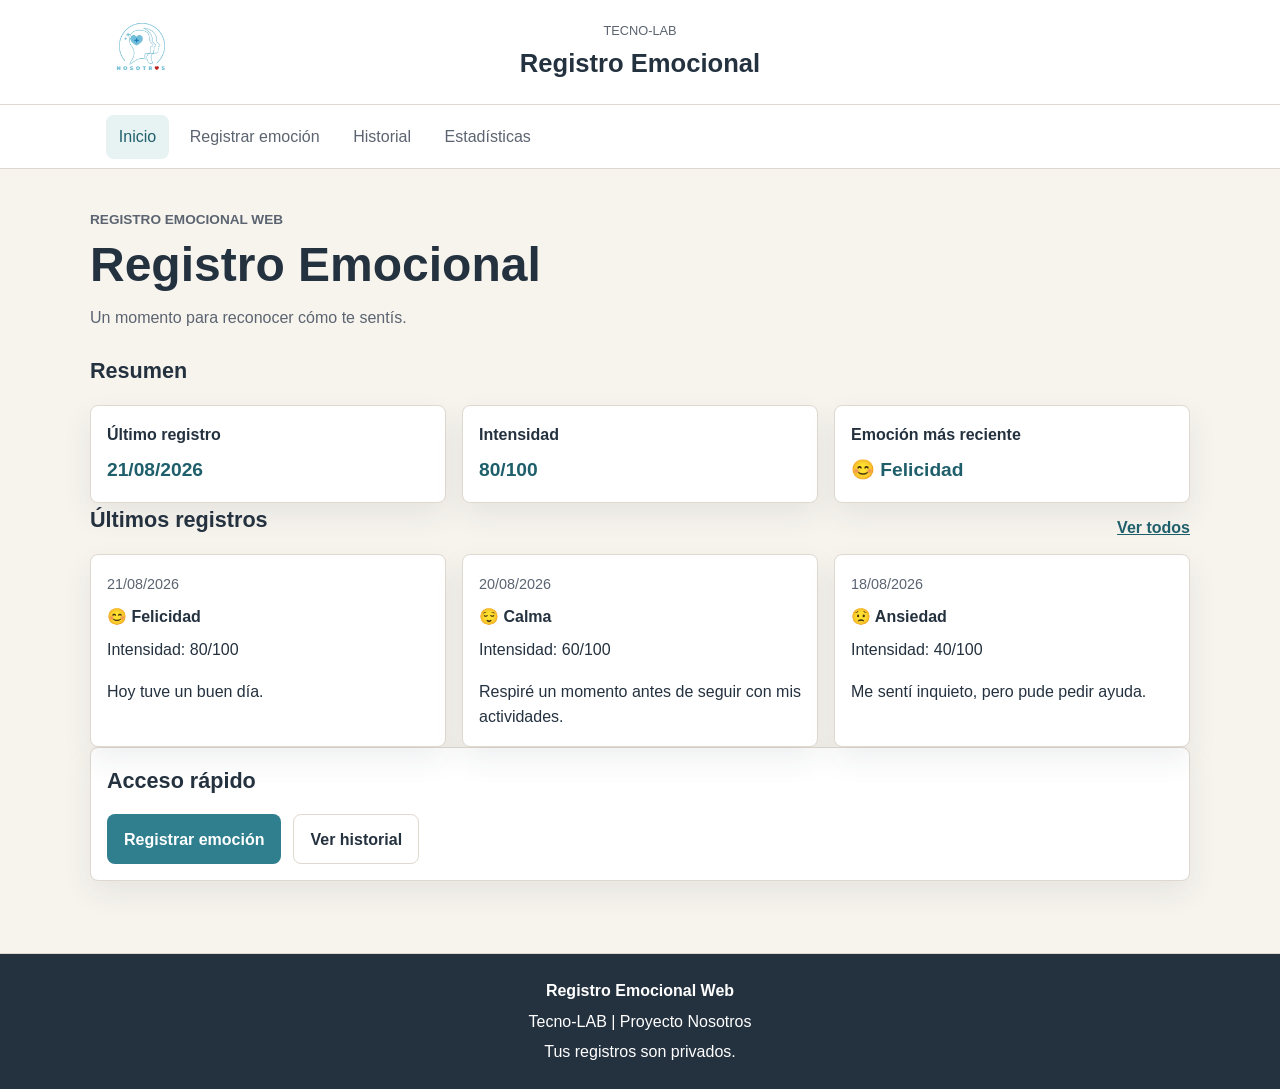
<file: index.html>
<!DOCTYPE html>
<html lang="es">
<head>
    <meta charset="UTF-8">
    <meta name="viewport" content="width=device-width, initial-scale=1.0">
    <meta name="description" content="Registro Emocional Web - Proyecto educativo del Tecno-LAB">
    <title>Registro Emocional | Inicio</title>
    <link rel="stylesheet" href="css/style.css">
    <link rel="icon" href="assets/favicon.ico" type="image/x-icon">
</head>
<body>
    <a class="skip-link" href="#contenido">Saltar al contenido</a>

    <header class="encabezado">
        <section class="encabezado-contenido" aria-label="Identidad del proyecto">
            <a href="./index.html">
                <img class="logo logo-proyecto" src="./assets/logo-nosotros.jpeg" alt="Logo del proyecto Nosotros">
            </a>

            <div class="marca">
                <p class="marca-subtitulo">Tecno-LAB</p>
                <p class="marca-titulo">Registro Emocional</p>
            </div>

        </section>
    </header>

    <nav class="navegacion-principal" aria-label="Navegación principal">
        <ul class="nav-lista">
            <li><a class="nav-link active" href="./index.html">Inicio</a></li>
            <li><a class="nav-link" href="./pages/registrar-emocion.html">Registrar emoción</a></li>
            <li><a class="nav-link" href="./pages/historial.html">Historial</a></li>
            <li><a class="nav-link" href="./pages/estadisticas.html">Estadísticas</a></li>
        </ul>
    </nav>

    <main id="contenido" class="contenedor">
        <section class="hero" aria-labelledby="titulo-inicio">
            <p class="etiqueta">Registro Emocional Web</p>
            <h1 id="titulo-inicio">Registro Emocional</h1>
            <p>Un momento para reconocer cómo te sentís.</p>
        </section>

        <section aria-labelledby="titulo-resumen">
            <h2 id="titulo-resumen">Resumen</h2>

            <div class="tarjetas-resumen">
                <article class="card">
                    <h3>Último registro</h3>
                    <p id="resumen-ultimo">Sin registros todavía</p>
                </article>

                <article class="card">
                    <h3>Intensidad</h3>
                    <p id="resumen-intensidad">-</p>
                </article>

                <article class="card">
                    <h3>Emoción más reciente</h3>
                    <p id="resumen-emocion">-</p>
                </article>
            </div>
        </section>

        <section aria-labelledby="titulo-ultimos">
            <div class="seccion-encabezado">
                <h2 id="titulo-ultimos">Últimos registros</h2>
                <a class="link-simple" href="pages/historial.html">Ver todos</a>
            </div>

            <div id="ultimos-registros" class="lista-registros">
                <article class="registro">
                    <time datetime="2026-08-21">21/08/2026</time>
                    <h3>😊 Felicidad</h3>
                    <p>Intensidad: 80/100</p>
                    <p>Hoy tuve un buen día.</p>
                </article>
            </div>
        </section>

        <section class="acciones-rapidas" aria-labelledby="titulo-acciones">
            <h2 id="titulo-acciones">Acceso rápido</h2>
            <div class="grupo-botones">
                <a class="boton boton-principal" href="pages/registrar-emocion.html">Registrar emoción</a>
                <a class="boton boton-secundario" href="pages/historial.html">Ver historial</a>
            </div>
        </section>
    </main>

    <footer class="pie">
        <p><strong>Registro Emocional Web</strong></p>
        <p>Tecno-LAB | Proyecto Nosotros</p>
        <p>Tus registros son privados.</p>
    </footer>

    <script src="js/script.js"></script>
</body>
</html>
</file>
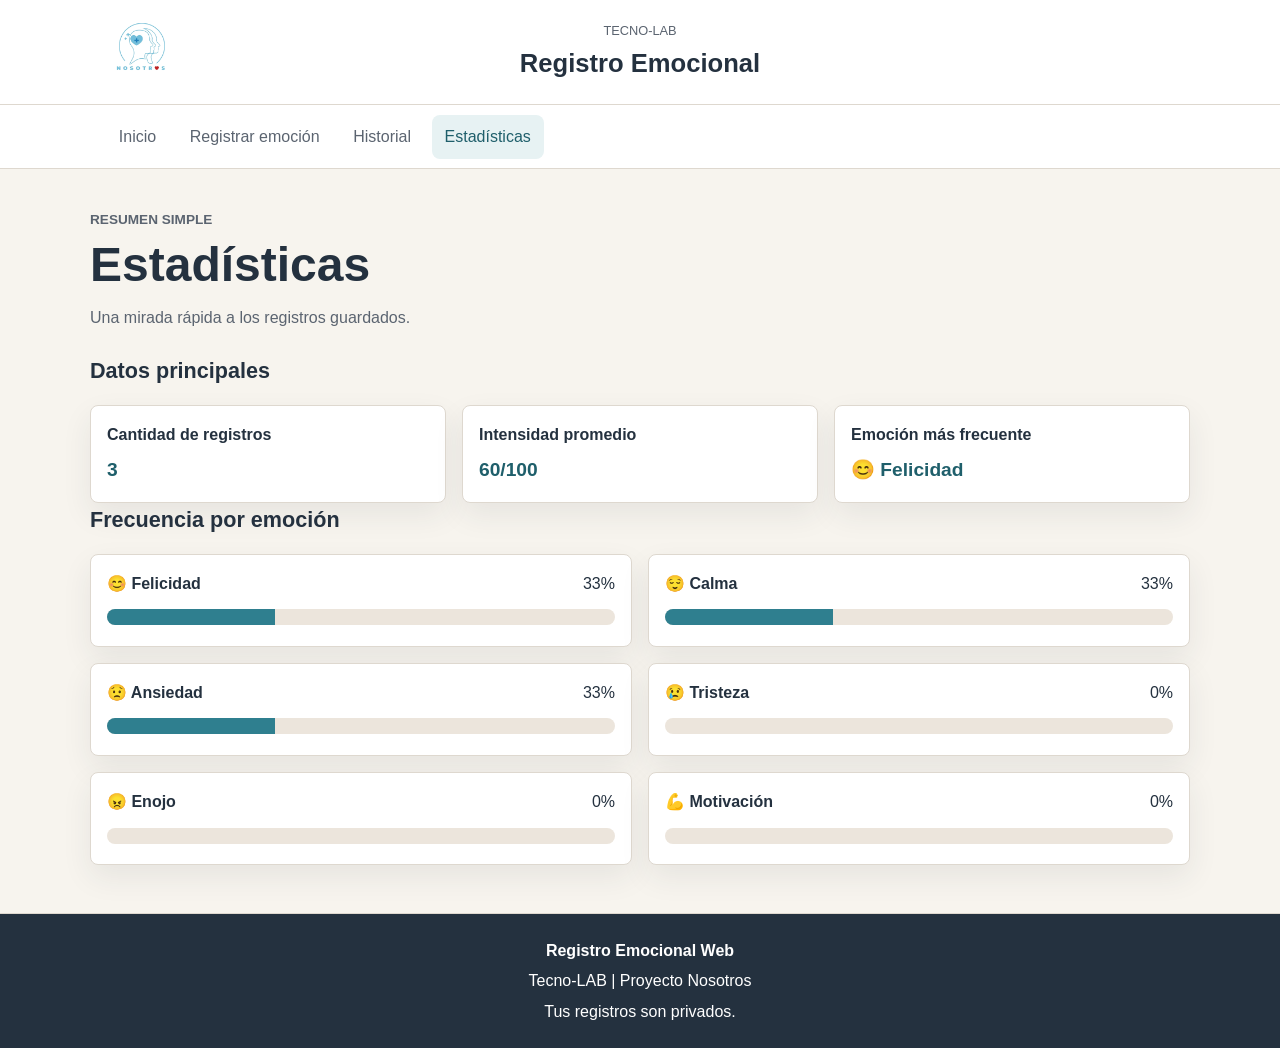
<file: pages/estadisticas.html>
<!DOCTYPE html>
<html lang="es">
<head>
    <meta charset="UTF-8">
    <meta name="viewport" content="width=device-width, initial-scale=1.0">
    <meta name="description" content="Registro Emocional Web - Proyecto educativo del Tecno-LAB">
    <title>Registro Emocional | Estadísticas</title>
    <link rel="stylesheet" href="../css/style.css">
    <link rel="icon" href="../assets/favicon.ico" type="image/x-icon">
</head>
<body>
    <a class="skip-link" href="#contenido">Saltar al contenido</a>

    <header class="encabezado">
        <section class="encabezado-contenido" aria-label="Identidad del proyecto">
            <a href="../index.html">
                <img class="logo logo-proyecto" src="../assets/logo-nosotros.jpeg" alt="Logo del proyecto Nosotros">
            </a>

            <div class="marca">
                <p class="marca-subtitulo">Tecno-LAB</p>
                <p class="marca-titulo">Registro Emocional</p>
            </div>

            
        </section>
    </header>

    <nav class="navegacion-principal" aria-label="Navegación principal">
        <ul class="nav-lista">
            <li><a class="nav-link" href="../index.html">Inicio</a></li>
            <li><a class="nav-link" href="registrar-emocion.html">Registrar emoción</a></li>
            <li><a class="nav-link" href="historial.html">Historial</a></li>
            <li><a class="nav-link active" href="estadisticas.html">Estadísticas</a></li>
        </ul>
    </nav>

    <main id="contenido" class="contenedor">
        <section class="encabezado-pagina" aria-labelledby="titulo-estadisticas">
            <p class="etiqueta">Resumen simple</p>
            <h1 id="titulo-estadisticas">Estadísticas</h1>
            <p>Una mirada rápida a los registros guardados.</p>
        </section>

        <section aria-labelledby="titulo-numeros">
            <h2 id="titulo-numeros">Datos principales</h2>

            <div class="tarjetas-resumen">
                <article class="card">
                    <h3>Cantidad de registros</h3>
                    <p id="cantidad-registros">0</p>
                </article>

                <article class="card">
                    <h3>Intensidad promedio</h3>
                    <p id="intensidad-promedio">0/100</p>
                </article>

                <article class="card">
                    <h3>Emoción más frecuente</h3>
                    <p id="emocion-frecuente">-</p>
                </article>
            </div>
        </section>

        <section aria-labelledby="titulo-barras">
            <h2 id="titulo-barras">Frecuencia por emoción</h2>

            <div id="barras-emociones" class="barras-emociones">
                <article class="barra-emocion">
                    <header>
                        <h3>Felicidad</h3>
                        <span>80%</span>
                    </header>
                    <progress value="80" max="100">80%</progress>
                </article>

                <article class="barra-emocion">
                    <header>
                        <h3>Calma</h3>
                        <span>60%</span>
                    </header>
                    <progress value="60" max="100">60%</progress>
                </article>

                <article class="barra-emocion">
                    <header>
                        <h3>Ansiedad</h3>
                        <span>40%</span>
                    </header>
                    <progress value="40" max="100">40%</progress>
                </article>
            </div>
        </section>
    </main>

    <footer class="pie">
        <p><strong>Registro Emocional Web</strong></p>
        <p>Tecno-LAB | Proyecto Nosotros</p>
        <p>Tus registros son privados.</p>
    </footer>

    <script src="../js/script.js"></script>
</body>
</html>
</file>
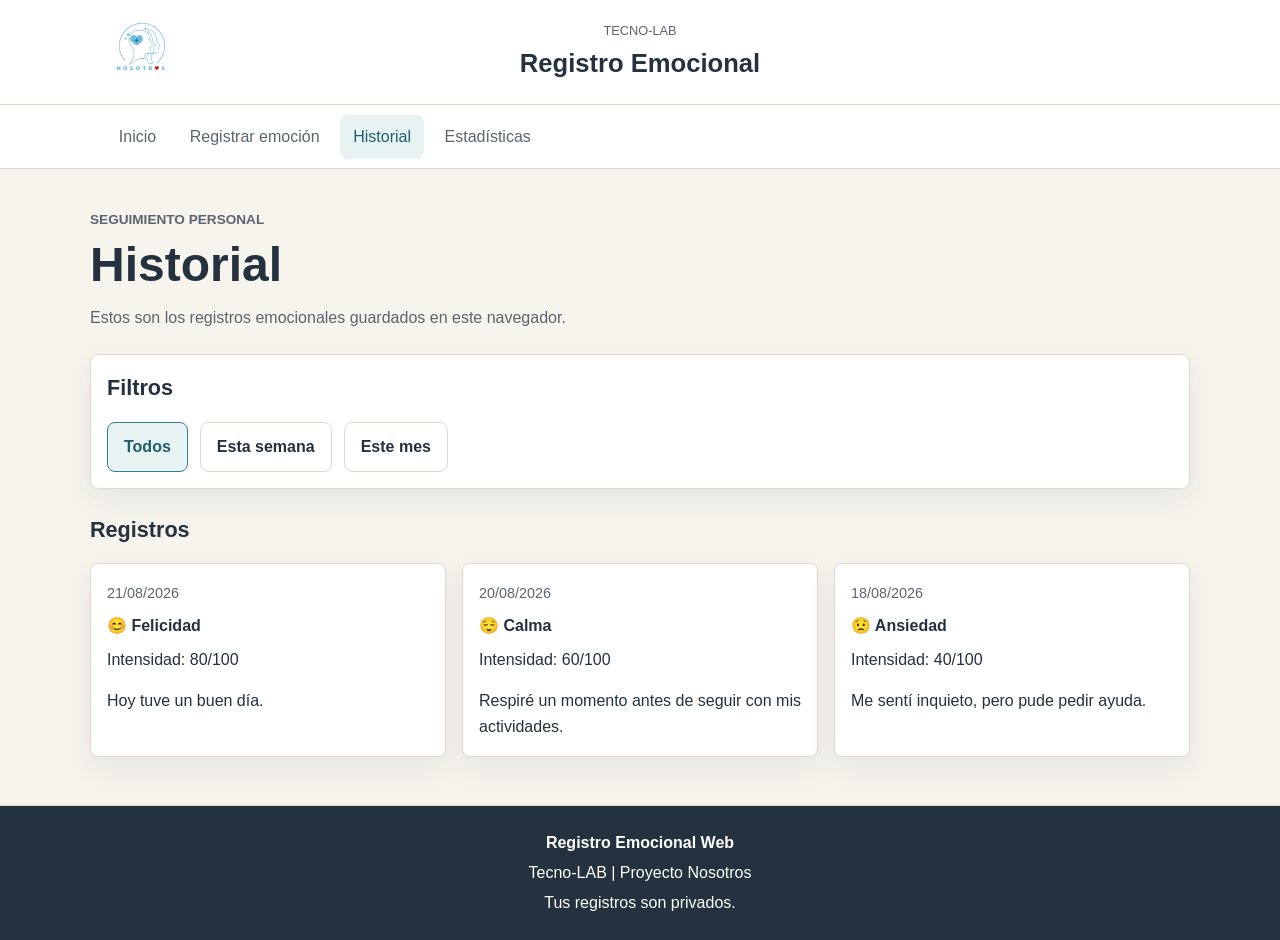
<file: pages/historial.html>
<!DOCTYPE html>
<html lang="es">
<head>
    <meta charset="UTF-8">
    <meta name="viewport" content="width=device-width, initial-scale=1.0">
    <meta name="description" content="Registro Emocional Web - Proyecto educativo del Tecno-LAB">
    <title>Registro Emocional | Historial</title>
    <link rel="stylesheet" href="../css/style.css">
    <link rel="icon" href="../assets/favicon.ico" type="image/x-icon">
</head>
<body>
    <a class="skip-link" href="#contenido">Saltar al contenido</a>

    <header class="encabezado">
        <section class="encabezado-contenido" aria-label="Identidad del proyecto">
            <a href="../index.html">
                <img class="logo logo-proyecto" src="../assets/logo-nosotros.jpeg" alt="Logo del proyecto Nosotros">
            </a>

            <div class="marca">
                <p class="marca-subtitulo">Tecno-LAB</p>
                <p class="marca-titulo">Registro Emocional</p>
            </div>

        </section>
    </header>

    <nav class="navegacion-principal" aria-label="Navegación principal">
        <ul class="nav-lista">
            <li><a class="nav-link" href="../index.html">Inicio</a></li>
            <li><a class="nav-link" href="registrar-emocion.html">Registrar emoción</a></li>
            <li><a class="nav-link active" href="historial.html">Historial</a></li>
            <li><a class="nav-link" href="estadisticas.html">Estadísticas</a></li>
        </ul>
    </nav>

    <main id="contenido" class="contenedor">
        <section class="encabezado-pagina" aria-labelledby="titulo-historial">
            <p class="etiqueta">Seguimiento personal</p>
            <h1 id="titulo-historial">Historial</h1>
            <p>Estos son los registros emocionales guardados en este navegador.</p>
        </section>

        <section class="panel-filtros" aria-labelledby="titulo-filtros">
            <h2 id="titulo-filtros">Filtros</h2>
            <div class="grupo-filtros" role="group" aria-label="Filtrar registros">
                <button class="filtro active" type="button" data-filtro="todos">Todos</button>
                <button class="filtro" type="button" data-filtro="semana">Esta semana</button>
                <button class="filtro" type="button" data-filtro="mes">Este mes</button>
            </div>
        </section>

        <section aria-labelledby="titulo-lista">
            <h2 id="titulo-lista">Registros</h2>

            <div id="lista-registros" class="lista-registros">
                <article class="registro">
                    <time datetime="2026-08-21">21/08/2026</time>
                    <h3>😊 Felicidad</h3>
                    <p>Intensidad: 80/100</p>
                    <p>Hoy tuve un buen día.</p>
                </article>

                <article class="registro">
                    <time datetime="2026-08-20">20/08/2026</time>
                    <h3>😌 Calma</h3>
                    <p>Intensidad: 60/100</p>
                    <p>Respiré un momento antes de seguir con mis actividades.</p>
                </article>
            </div>
        </section>
    </main>

    <footer class="pie">
        <p><strong>Registro Emocional Web</strong></p>
        <p>Tecno-LAB | Proyecto Nosotros</p>
        <p>Tus registros son privados.</p>
    </footer>

    <script src="../js/script.js"></script>
</body>
</html>
</file>
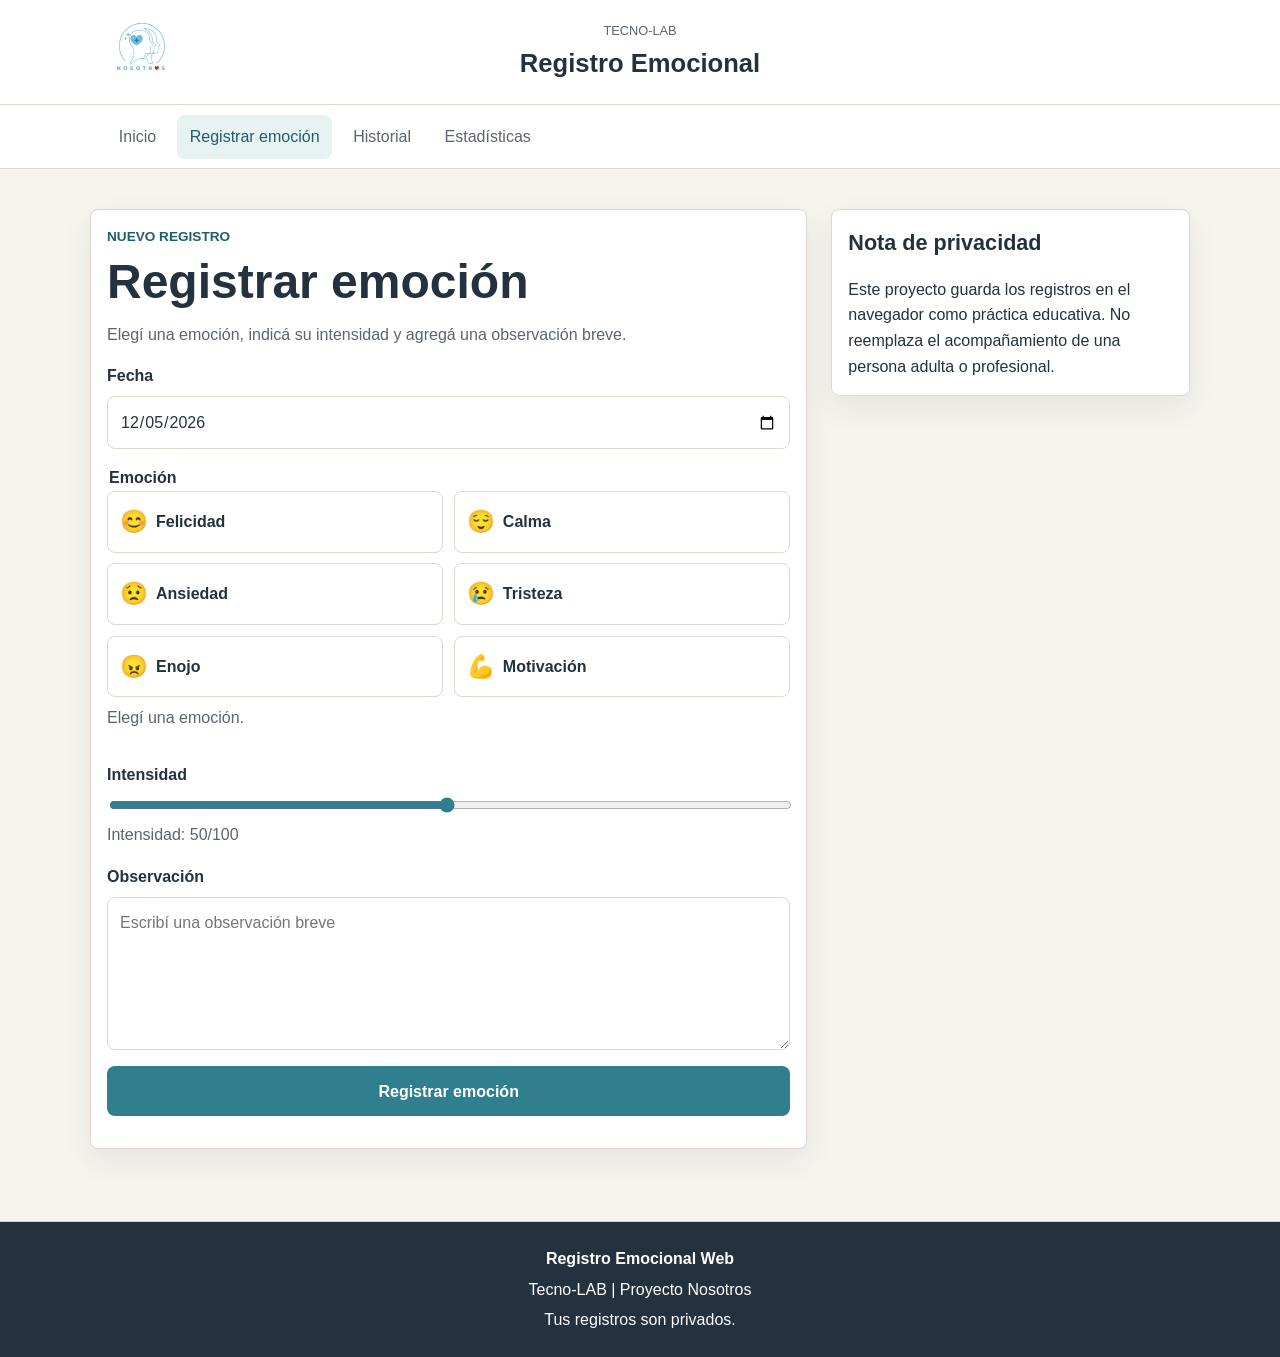
<file: pages/registrar-emocion.html>
<!DOCTYPE html>
<html lang="es">
<head>
    <meta charset="UTF-8">
    <meta name="viewport" content="width=device-width, initial-scale=1.0">
    <meta name="description" content="Registro Emocional Web - Proyecto educativo del Tecno-LAB">
    <title>Registro Emocional | Registrar</title>
    <link rel="stylesheet" href="../css/style.css">
    <link rel="icon" href="../assets/favicon.ico" type="image/x-icon">
</head>
<body>
    <a class="skip-link" href="#contenido">Saltar al contenido</a>

    <header class="encabezado">
        <section class="encabezado-contenido" aria-label="Identidad del proyecto">
            <a href="../index.html">
                <img class="logo logo-proyecto" src="../assets/logo-nosotros.jpeg" alt="Logo del proyecto Nosotros">
            </a>

            <div class="marca">
                <p class="marca-subtitulo">Tecno-LAB</p>
                <p class="marca-titulo">Registro Emocional</p>
            </div>

        </section>
    </header>

    <nav class="navegacion-principal" aria-label="Navegación principal">
        <ul class="nav-lista">
            <li><a class="nav-link" href="../index.html">Inicio</a></li>
            <li><a class="nav-link active" href="registrar-emocion.html">Registrar emoción</a></li>
            <li><a class="nav-link" href="historial.html">Historial</a></li>
            <li><a class="nav-link" href="estadisticas.html">Estadísticas</a></li>
        </ul>
    </nav>

    <main id="contenido" class="contenedor contenido-dos-columnas">
        <section class="panel-principal" aria-labelledby="titulo-formulario">
            <p class="etiqueta">Nuevo registro</p>
            <h1 id="titulo-formulario">Registrar emoción</h1>
            <p class="texto-intro">Elegí una emoción, indicá su intensidad y agregá una observación breve.</p>

            <form id="form-registro" class="formulario-registro">
                <div class="campo">
                    <label for="fecha">Fecha</label>
                    <input type="date" id="fecha" name="fecha" required>
                </div>

                <fieldset class="campo">
                    <legend>Emoción</legend>

                    <div class="opciones-emocion">
                        <input type="radio" id="emocion-felicidad" name="emocion" value="felicidad" required>
                        <label class="emocion-opcion" for="emocion-felicidad">
                            <span aria-hidden="true">😊</span>
                            Felicidad
                        </label>

                        <input type="radio" id="emocion-calma" name="emocion" value="calma">
                        <label class="emocion-opcion" for="emocion-calma">
                            <span aria-hidden="true">😌</span>
                            Calma
                        </label>

                        <input type="radio" id="emocion-ansiedad" name="emocion" value="ansiedad">
                        <label class="emocion-opcion" for="emocion-ansiedad">
                            <span aria-hidden="true">😟</span>
                            Ansiedad
                        </label>

                        <input type="radio" id="emocion-tristeza" name="emocion" value="tristeza">
                        <label class="emocion-opcion" for="emocion-tristeza">
                            <span aria-hidden="true">😢</span>
                            Tristeza
                        </label>

                        <input type="radio" id="emocion-enojo" name="emocion" value="enojo">
                        <label class="emocion-opcion" for="emocion-enojo">
                            <span aria-hidden="true">😠</span>
                            Enojo
                        </label>

                        <input type="radio" id="emocion-motivacion" name="emocion" value="motivacion">
                        <label class="emocion-opcion" for="emocion-motivacion">
                            <span aria-hidden="true">💪</span>
                            Motivación
                        </label>
                    </div>

                    <p id="emocion-seleccionada" class="ayuda-formulario" aria-live="polite">Elegí una emoción.</p>
                </fieldset>

                <div class="campo">
                    <label for="intensidad">Intensidad</label>
                    <input type="range" id="intensidad" name="intensidad" min="1" max="100" value="50">
                    <output id="valor-intensidad" for="intensidad">Intensidad: 50/100</output>
                </div>

                <div class="campo">
                    <label for="observacion">Observación</label>
                    <textarea id="observacion" name="observacion" rows="5" maxlength="240" required placeholder="Escribí una observación breve"></textarea>
                </div>

                <button class="boton boton-principal" type="submit">Registrar emoción</button>
                <p id="mensaje-formulario" class="mensaje-formulario" aria-live="polite"></p>
            </form>
        </section>

        <aside class="nota-privacidad" aria-labelledby="titulo-privacidad">
            <h2 id="titulo-privacidad">Nota de privacidad</h2>
            <p>Este proyecto guarda los registros en el navegador como práctica educativa. No reemplaza el acompañamiento de una persona adulta o profesional.</p>
        </aside>
    </main>

    <footer class="pie">
        <p><strong>Registro Emocional Web</strong></p>
        <p>Tecno-LAB | Proyecto Nosotros</p>
        <p>Tus registros son privados.</p>
    </footer>

    <script src="../js/script.js"></script>
</body>
</html>
</file>
<file: css/style.css>
:root {
    --color-fondo: #f7f4ee;
    --color-superficie: #ffffff;
    --color-texto: #24313f;
    --color-suave: #5b6470;
    --color-borde: #ded8cf;
    --color-primario: #2f7f8f;
    --color-primario-oscuro: #1f5f6b;
    --color-acento: #d98c4a;
    --color-exito: #2f7d54;
    --sombra-suave: 0 12px 30px rgba(36, 49, 63, 0.08);
    --radio: 8px;
    --ancho-maximo: 1100px;
}

* {
    box-sizing: border-box;
}

html {
    scroll-behavior: smooth;
}

body {
    margin: 0;
    background: var(--color-fondo);
    color: var(--color-texto);
    font-family: Arial, Helvetica, sans-serif;
    font-size: 16px;
    line-height: 1.6;
}

img {
    display: block;
    max-width: 100%;
}

a {
    color: inherit;
}

h1,
h2,
h3,
p {
    margin-top: 0;
}

h1 {
    margin-bottom: 0.75rem;
    font-size: 2rem;
    line-height: 1.15;
}

h2 {
    margin-bottom: 1rem;
    font-size: 1.35rem;
}

h3 {
    margin-bottom: 0.5rem;
    font-size: 1rem;
}

button,
input,
textarea {
    font: inherit;
}

button,
a,
input,
textarea {
    outline-offset: 4px;
}

button:focus-visible,
a:focus-visible,
input:focus-visible,
textarea:focus-visible {
    outline: 3px solid var(--color-acento);
}

.skip-link {
    position: absolute;
    left: 1rem;
    top: 1rem;
    z-index: 10;
    transform: translateY(-150%);
    border-radius: var(--radio);
    background: var(--color-texto);
    color: #ffffff;
    padding: 0.75rem 1rem;
}

.skip-link:focus {
    transform: translateY(0);
}

.encabezado {
    background: var(--color-superficie);
    border-bottom: 1px solid var(--color-borde);
}

.encabezado-contenido {
    display: grid;
    grid-template-columns: 56px 1fr 56px;
    align-items: center;
    gap: 0.75rem;
    max-width: var(--ancho-maximo);
    margin: 0 auto;
    padding: 0.75rem 1rem;
}

.logo {
    width: 56px;
    height: 56px;
    object-fit: contain;
}

.logo-proyecto {
    border-radius: 50%;
}

.marca {
    text-align: center;
}

.marca-subtitulo {
    margin-bottom: 0.1rem;
    color: var(--color-suave);
    font-size: 0.8rem;
    text-transform: uppercase;
}

.marca-titulo {
    margin-bottom: 0;
    font-size: 1.2rem;
    font-weight: 700;
}

.navegacion-principal {
    position: sticky;
    top: 0;
    z-index: 5;
    background: var(--color-superficie);
    border-bottom: 1px solid var(--color-borde);
}

.nav-lista {
    display: flex;
    gap: 0.5rem;
    max-width: var(--ancho-maximo);
    margin: 0 auto;
    padding: 0.6rem 1rem;
    overflow-x: auto;
    list-style: none;
}

.nav-link {
    display: inline-flex;
    align-items: center;
    min-height: 44px;
    border-radius: var(--radio);
    padding: 0.55rem 0.8rem;
    color: var(--color-suave);
    text-decoration: none;
    white-space: nowrap;
}

.nav-link:hover,
.nav-link.active {
    background: #e7f2f3;
    color: var(--color-primario-oscuro);
}

.contenedor {
    width: min(100% - 2rem, var(--ancho-maximo));
    margin: 0 auto;
    padding: 2rem 0 3rem;
}

.hero,
.encabezado-pagina,
.panel-principal,
.panel-filtros,
.acciones-rapidas,
.nota-privacidad {
    margin-bottom: 1.5rem;
}

.hero,
.encabezado-pagina {
    max-width: 720px;
}

.hero p,
.encabezado-pagina p,
.texto-intro {
    color: var(--color-suave);
}

.etiqueta {
    margin-bottom: 0.4rem;
    color: var(--color-primario-oscuro);
    font-size: 0.85rem;
    font-weight: 700;
    text-transform: uppercase;
}

.tarjetas-resumen,
.lista-registros,
.barras-emociones {
    display: grid;
    gap: 1rem;
}

.card,
.registro,
.panel-principal,
.panel-filtros,
.acciones-rapidas,
.nota-privacidad,
.barra-emocion {
    border: 1px solid var(--color-borde);
    border-radius: var(--radio);
    background: var(--color-superficie);
    box-shadow: var(--sombra-suave);
}

.card,
.registro,
.panel-principal,
.panel-filtros,
.acciones-rapidas,
.nota-privacidad,
.barra-emocion {
    padding: 1rem;
}

.card p {
    margin-bottom: 0;
    color: var(--color-primario-oscuro);
    font-size: 1.2rem;
    font-weight: 700;
}

.seccion-encabezado {
    display: flex;
    align-items: center;
    justify-content: space-between;
    gap: 1rem;
}

.link-simple {
    color: var(--color-primario-oscuro);
    font-weight: 700;
}

.registro time {
    display: inline-block;
    margin-bottom: 0.5rem;
    color: var(--color-suave);
    font-size: 0.9rem;
}

.registro p:last-child,
.acciones-rapidas p:last-child,
.nota-privacidad p:last-child {
    margin-bottom: 0;
}

.grupo-botones,
.grupo-filtros {
    display: flex;
    flex-wrap: wrap;
    gap: 0.75rem;
}

.boton,
.filtro {
    display: inline-flex;
    align-items: center;
    justify-content: center;
    min-height: 44px;
    border: 1px solid transparent;
    border-radius: var(--radio);
    padding: 0.7rem 1rem;
    cursor: pointer;
    font-weight: 700;
    text-decoration: none;
}

.boton-principal {
    background: var(--color-primario);
    color: #ffffff;
}

.boton-principal:hover {
    background: var(--color-primario-oscuro);
}

.boton-secundario,
.filtro {
    border-color: var(--color-borde);
    background: var(--color-superficie);
    color: var(--color-texto);
}

.boton-secundario:hover,
.filtro:hover,
.filtro.active {
    border-color: var(--color-primario);
    background: #e7f2f3;
    color: var(--color-primario-oscuro);
}

.formulario-registro {
    display: grid;
    gap: 1rem;
}

.campo {
    display: grid;
    gap: 0.45rem;
    margin: 0;
    border: 0;
    padding: 0;
}

.campo label,
.campo legend {
    font-weight: 700;
}

input[type="date"],
textarea {
    width: 100%;
    border: 1px solid var(--color-borde);
    border-radius: var(--radio);
    background: #ffffff;
    padding: 0.75rem;
    color: var(--color-texto);
}

textarea {
    resize: vertical;
}

input[type="range"] {
    width: 100%;
    accent-color: var(--color-primario);
}

output,
.ayuda-formulario {
    color: var(--color-suave);
}

.opciones-emocion {
    display: grid;
    grid-template-columns: 1fr;
    gap: 0.65rem;
}

.opciones-emocion input {
    position: absolute;
    opacity: 0;
}

.emocion-opcion {
    display: flex;
    align-items: center;
    gap: 0.5rem;
    min-height: 48px;
    border: 1px solid var(--color-borde);
    border-radius: var(--radio);
    background: #ffffff;
    padding: 0.75rem;
    cursor: pointer;
}

.emocion-opcion span {
    font-size: 1.4rem;
}

.opciones-emocion input:checked + .emocion-opcion {
    border-color: var(--color-primario);
    background: #e7f2f3;
    color: var(--color-primario-oscuro);
    font-weight: 700;
}

.opciones-emocion input:focus-visible + .emocion-opcion {
    outline: 3px solid var(--color-acento);
    outline-offset: 4px;
}

.mensaje-formulario {
    margin-bottom: 0;
    color: var(--color-exito);
    font-weight: 700;
}

.mensaje-vacio {
    margin-bottom: 0;
    border: 1px dashed var(--color-borde);
    border-radius: var(--radio);
    background: var(--color-superficie);
    padding: 1rem;
    color: var(--color-suave);
}

.barra-emocion header {
    display: flex;
    justify-content: space-between;
    gap: 1rem;
}

.barra-emocion h3,
.barra-emocion span {
    margin-bottom: 0.5rem;
}

progress {
    width: 100%;
    height: 1rem;
    overflow: hidden;
    border: 0;
    border-radius: 999px;
    background: #ece5dc;
}

progress::-webkit-progress-bar {
    background: #ece5dc;
}

progress::-webkit-progress-value {
    background: var(--color-primario);
}

progress::-moz-progress-bar {
    background: var(--color-primario);
}

.pie {
    border-top: 1px solid var(--color-borde);
    background: var(--color-texto);
    padding: 1.5rem 1rem;
    color: #ffffff;
    text-align: center;
}

.pie p {
    margin-bottom: 0.3rem;
}

.pie p:last-child {
    margin-bottom: 0;
}

@media (min-width: 640px) {
    h1 {
        font-size: 2.5rem;
    }

    .encabezado-contenido {
        grid-template-columns: 72px 1fr 72px;
        padding: 1rem;
    }

    .logo {
        width: 72px;
        height: 72px;
    }

    .marca-titulo {
        font-size: 1.6rem;
    }

    .tarjetas-resumen {
        grid-template-columns: repeat(3, 1fr);
    }

    .opciones-emocion {
        grid-template-columns: repeat(2, 1fr);
    }
}

@media (min-width: 900px) {
    .contenedor {
        padding-top: 2.5rem;
    }

    .contenido-dos-columnas {
        display: grid;
        grid-template-columns: minmax(0, 2fr) minmax(260px, 1fr);
        gap: 1.5rem;
        align-items: start;
    }

    .lista-registros {
        grid-template-columns: repeat(2, 1fr);
    }

    .barras-emociones {
        grid-template-columns: repeat(2, 1fr);
    }
}

@media (min-width: 1200px) {
    h1 {
        font-size: 3rem;
    }

    .lista-registros {
        grid-template-columns: repeat(3, 1fr);
    }
}
</file>
